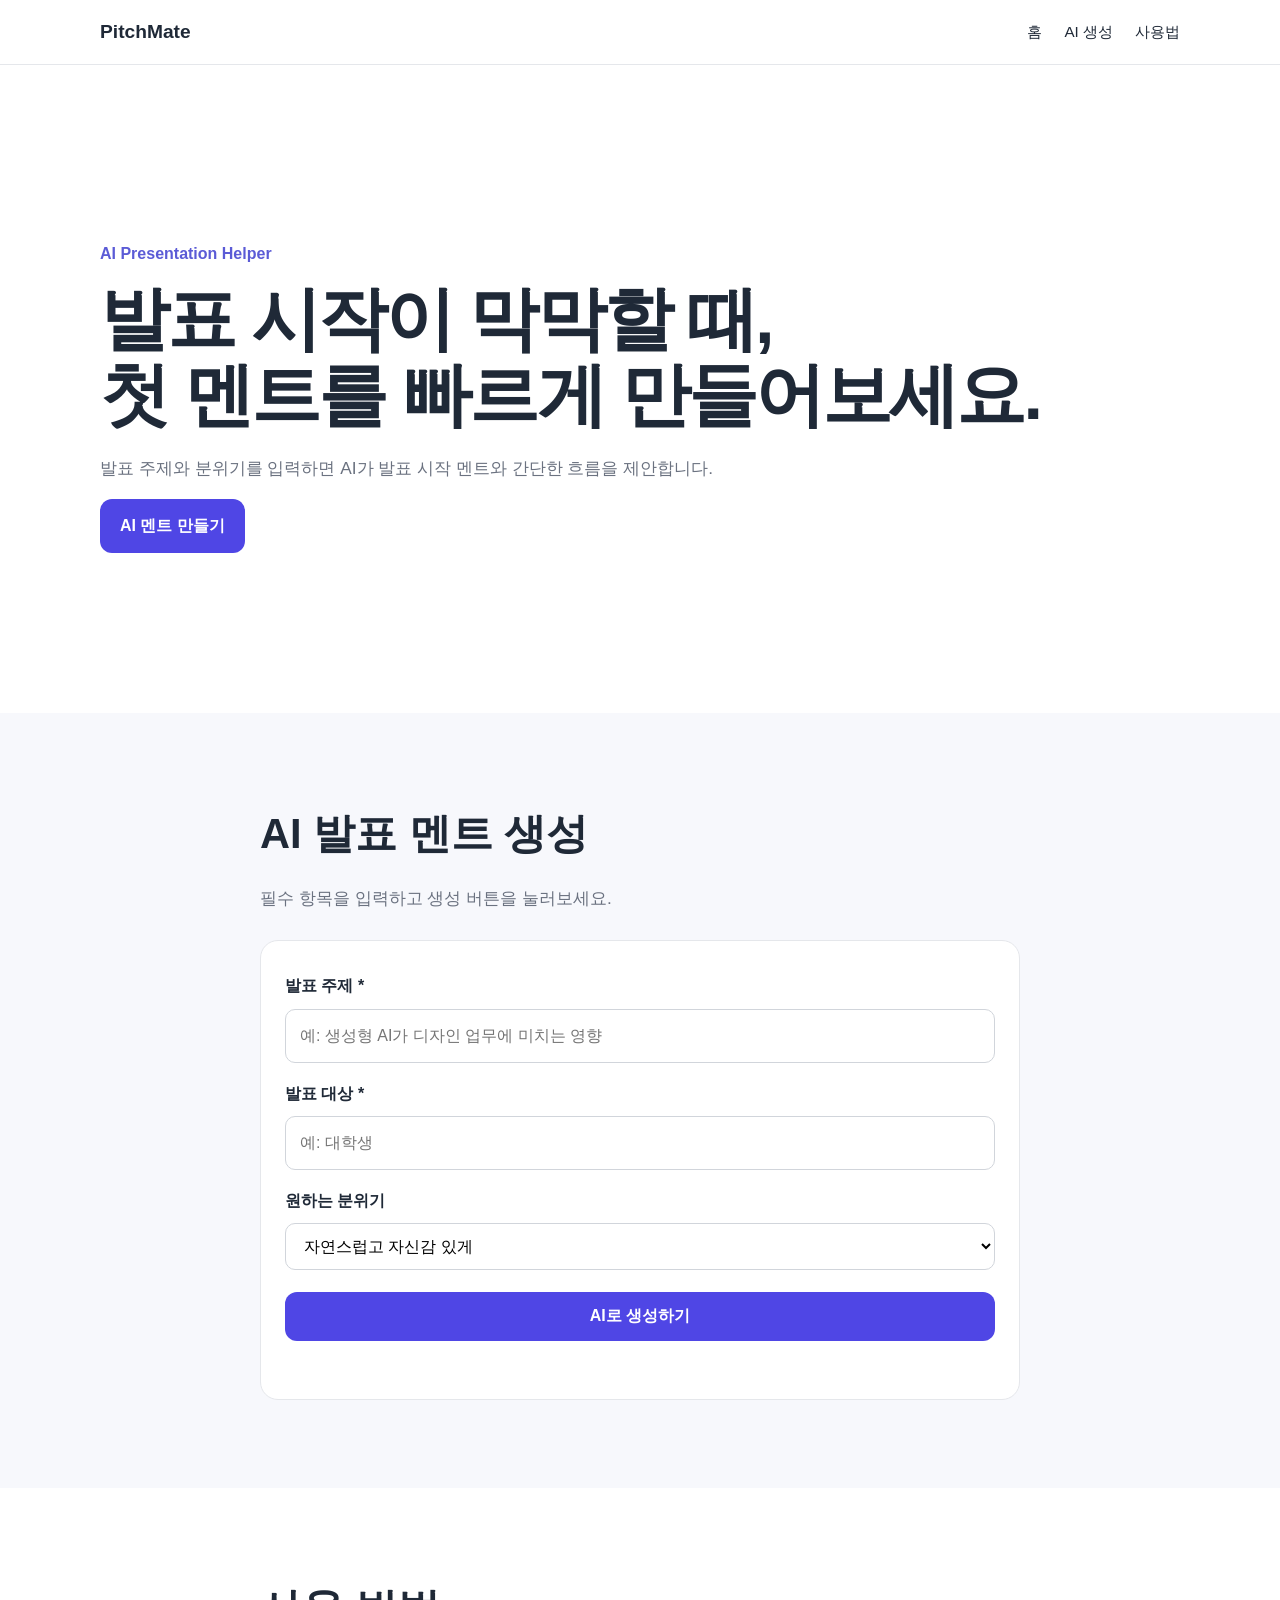
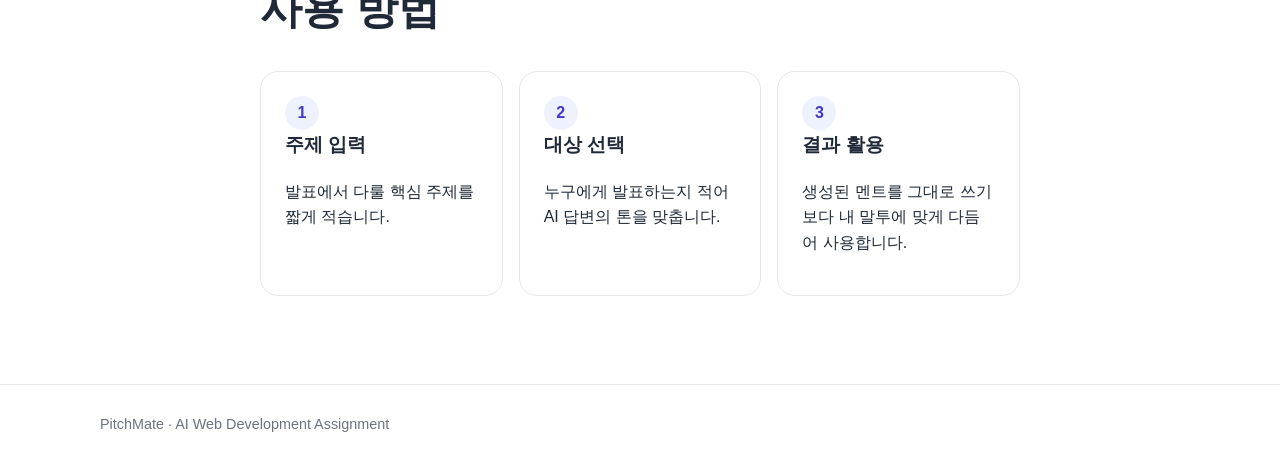
<file: A1-3/pitchmate/index.html>
<!DOCTYPE html>
<html lang="ko">
<head>
  <meta charset="UTF-8" />
  <meta name="viewport" content="width=device-width, initial-scale=1.0" />
  <title>PitchMate - AI 발표 시작 멘트 생성기</title>
  <link rel="stylesheet" href="css/style.css" />
</head>
<body>
  <header class="header">
    <div class="container nav">
      <a class="logo" href="#home">PitchMate</a>
      <nav>
        <a href="#home">홈</a>
        <a href="#generator">AI 생성</a>
        <a href="#guide">사용법</a>
      </nav>
    </div>
  </header>

  <main>
    <section id="home" class="hero section">
      <div class="container">
        <p class="eyebrow">AI Presentation Helper</p>
        <h1>발표 시작이 막막할 때,<br />첫 멘트를 빠르게 만들어보세요.</h1>
        <p class="lead">
          발표 주제와 분위기를 입력하면 AI가 발표 시작 멘트와 간단한 흐름을 제안합니다.
        </p>
        <a class="button" href="#generator">AI 멘트 만들기</a>
      </div>
    </section>

    <section id="generator" class="section alt">
      <div class="container narrow">
        <h2>AI 발표 멘트 생성</h2>
        <p class="section-desc">필수 항목을 입력하고 생성 버튼을 눌러보세요.</p>

        <form id="aiForm" class="card">
          <label for="topic">발표 주제 *</label>
          <input id="topic" name="topic" type="text" maxlength="100"
                 placeholder="예: 생성형 AI가 디자인 업무에 미치는 영향" />

          <label for="audience">발표 대상 *</label>
          <input id="audience" name="audience" type="text" maxlength="60"
                 placeholder="예: 대학생" />

          <label for="tone">원하는 분위기</label>
          <select id="tone" name="tone">
            <option value="자연스럽고 자신감 있게">자연스럽고 자신감 있게</option>
            <option value="친근하고 편안하게">친근하고 편안하게</option>
            <option value="차분하고 전문적으로">차분하고 전문적으로</option>
          </select>

          <button id="submitBtn" type="submit">AI로 생성하기</button>
          <p id="status" class="status" aria-live="polite"></p>
        </form>

        <div id="resultBox" class="result hidden">
          <h3>AI 추천 결과</h3>
          <div id="result"></div>
        </div>
      </div>
    </section>

    <section id="guide" class="section">
      <div class="container narrow">
        <h2>사용 방법</h2>
        <div class="guide-grid">
          <article class="mini-card">
            <strong>1</strong>
            <h3>주제 입력</h3>
            <p>발표에서 다룰 핵심 주제를 짧게 적습니다.</p>
          </article>
          <article class="mini-card">
            <strong>2</strong>
            <h3>대상 선택</h3>
            <p>누구에게 발표하는지 적어 AI 답변의 톤을 맞춥니다.</p>
          </article>
          <article class="mini-card">
            <strong>3</strong>
            <h3>결과 활용</h3>
            <p>생성된 멘트를 그대로 쓰기보다 내 말투에 맞게 다듬어 사용합니다.</p>
          </article>
        </div>
      </div>
    </section>
  </main>

  <footer>
    <div class="container">PitchMate · AI Web Development Assignment</div>
  </footer>

  <script src="js/app.js"></script>
</body>
</html>
</file>
<file: A1-3/pitchmate/css/style.css>
* {
  box-sizing: border-box;
}

html {
  scroll-behavior: smooth;
}

body {
  margin: 0;
  font-family: -apple-system, BlinkMacSystemFont, "Segoe UI", sans-serif;
  color: #1f2937;
  background: #ffffff;
  line-height: 1.6;
}

a {
  color: inherit;
  text-decoration: none;
}

.container {
  width: min(1080px, calc(100% - 40px));
  margin: 0 auto;
}

.narrow {
  width: min(760px, calc(100% - 40px));
}

.header {
  position: sticky;
  top: 0;
  z-index: 10;
  background: rgba(255, 255, 255, 0.95);
  border-bottom: 1px solid #e5e7eb;
}

.nav {
  min-height: 64px;
  display: flex;
  align-items: center;
  justify-content: space-between;
  gap: 24px;
}

.logo {
  font-weight: 800;
  font-size: 1.2rem;
}

nav {
  display: flex;
  gap: 22px;
  font-size: 0.95rem;
}

.section {
  padding: 88px 0;
  scroll-margin-top: 64px;
}

.alt {
  background: #f7f8fc;
}

.hero {
  min-height: 72vh;
  display: flex;
  align-items: center;
}

.eyebrow {
  font-weight: 700;
  color: #5b5bd6;
  margin-bottom: 14px;
}

h1 {
  font-size: clamp(2.35rem, 6vw, 4.4rem);
  line-height: 1.08;
  margin: 0 0 22px;
  letter-spacing: -0.04em;
}

h2 {
  font-size: clamp(1.8rem, 4vw, 2.6rem);
  margin: 0 0 10px;
}

h3 {
  margin-top: 0;
}

.lead,
.section-desc {
  color: #6b7280;
  font-size: 1.08rem;
}

.button,
button {
  display: inline-block;
  border: 0;
  border-radius: 12px;
  padding: 14px 20px;
  background: #4f46e5;
  color: white;
  font-weight: 700;
  cursor: pointer;
}

.card,
.result,
.mini-card {
  background: white;
  border: 1px solid #e5e7eb;
  border-radius: 18px;
  padding: 24px;
}

.card {
  margin-top: 28px;
  display: grid;
  gap: 10px;
}

label {
  margin-top: 8px;
  font-weight: 700;
}

input,
select {
  width: 100%;
  padding: 13px 14px;
  border: 1px solid #d1d5db;
  border-radius: 10px;
  font: inherit;
  background: white;
}

input:focus,
select:focus {
  outline: 3px solid rgba(79, 70, 229, 0.14);
  border-color: #4f46e5;
}

button {
  margin-top: 12px;
  width: 100%;
  font-size: 1rem;
}

button:disabled {
  opacity: 0.6;
  cursor: wait;
}

.status {
  min-height: 24px;
  margin: 0;
  color: #b45309;
}

/* =========================
   AI 결과 영역
   ========================= */

.result {
  margin-top: 20px;

  /* 내용 길이에 맞춰 자동으로 늘어나도록 설정 */
  height: auto;
  min-height: 0;
  max-height: none;

  /* 내용이 잘리지 않도록 설정 */
  overflow: visible;

  /* Gemini가 반환한 줄바꿈 유지 */
  white-space: pre-wrap;

  /* 긴 문자열이나 문장도 영역 밖으로 튀어나가지 않도록 */
  overflow-wrap: break-word;
  word-wrap: break-word;
  word-break: keep-all;

  line-height: 1.8;
}

.result h3 {
  margin: 0 0 20px;
}

#result {
  display: block;

  width: 100%;

  height: auto;
  min-height: 0;
  max-height: none;

  overflow: visible;

  white-space: pre-wrap;

  overflow-wrap: break-word;
  word-wrap: break-word;
  word-break: keep-all;

  line-height: 1.8;
}

/* 결과가 없을 때만 숨김 */
.hidden {
  display: none;
}

.result.hidden {
  display: none;
}

.guide-grid {
  display: grid;
  grid-template-columns: repeat(3, 1fr);
  gap: 16px;
  margin-top: 28px;
}

.mini-card strong {
  display: inline-grid;
  place-items: center;
  width: 34px;
  height: 34px;
  border-radius: 50%;
  background: #eef2ff;
  color: #4338ca;
}

footer {
  border-top: 1px solid #e5e7eb;
  padding: 28px 0;
  color: #6b7280;
  font-size: 0.9rem;
}

/* =========================
   모바일 반응형
   ========================= */

@media (max-width: 700px) {
  .container,
  .narrow {
    width: min(100% - 28px, 760px);
  }

  .nav {
    min-height: 58px;
  }

  nav {
    gap: 12px;
    font-size: 0.84rem;
  }

  .section {
    padding: 64px 0;
  }

  .hero {
    min-height: 65vh;
  }

  .guide-grid {
    grid-template-columns: 1fr;
  }

  .card,
  .result,
  .mini-card {
    padding: 20px;
  }

  .result {
    line-height: 1.7;
  }

  #result {
    line-height: 1.7;
  }
}
</file>
